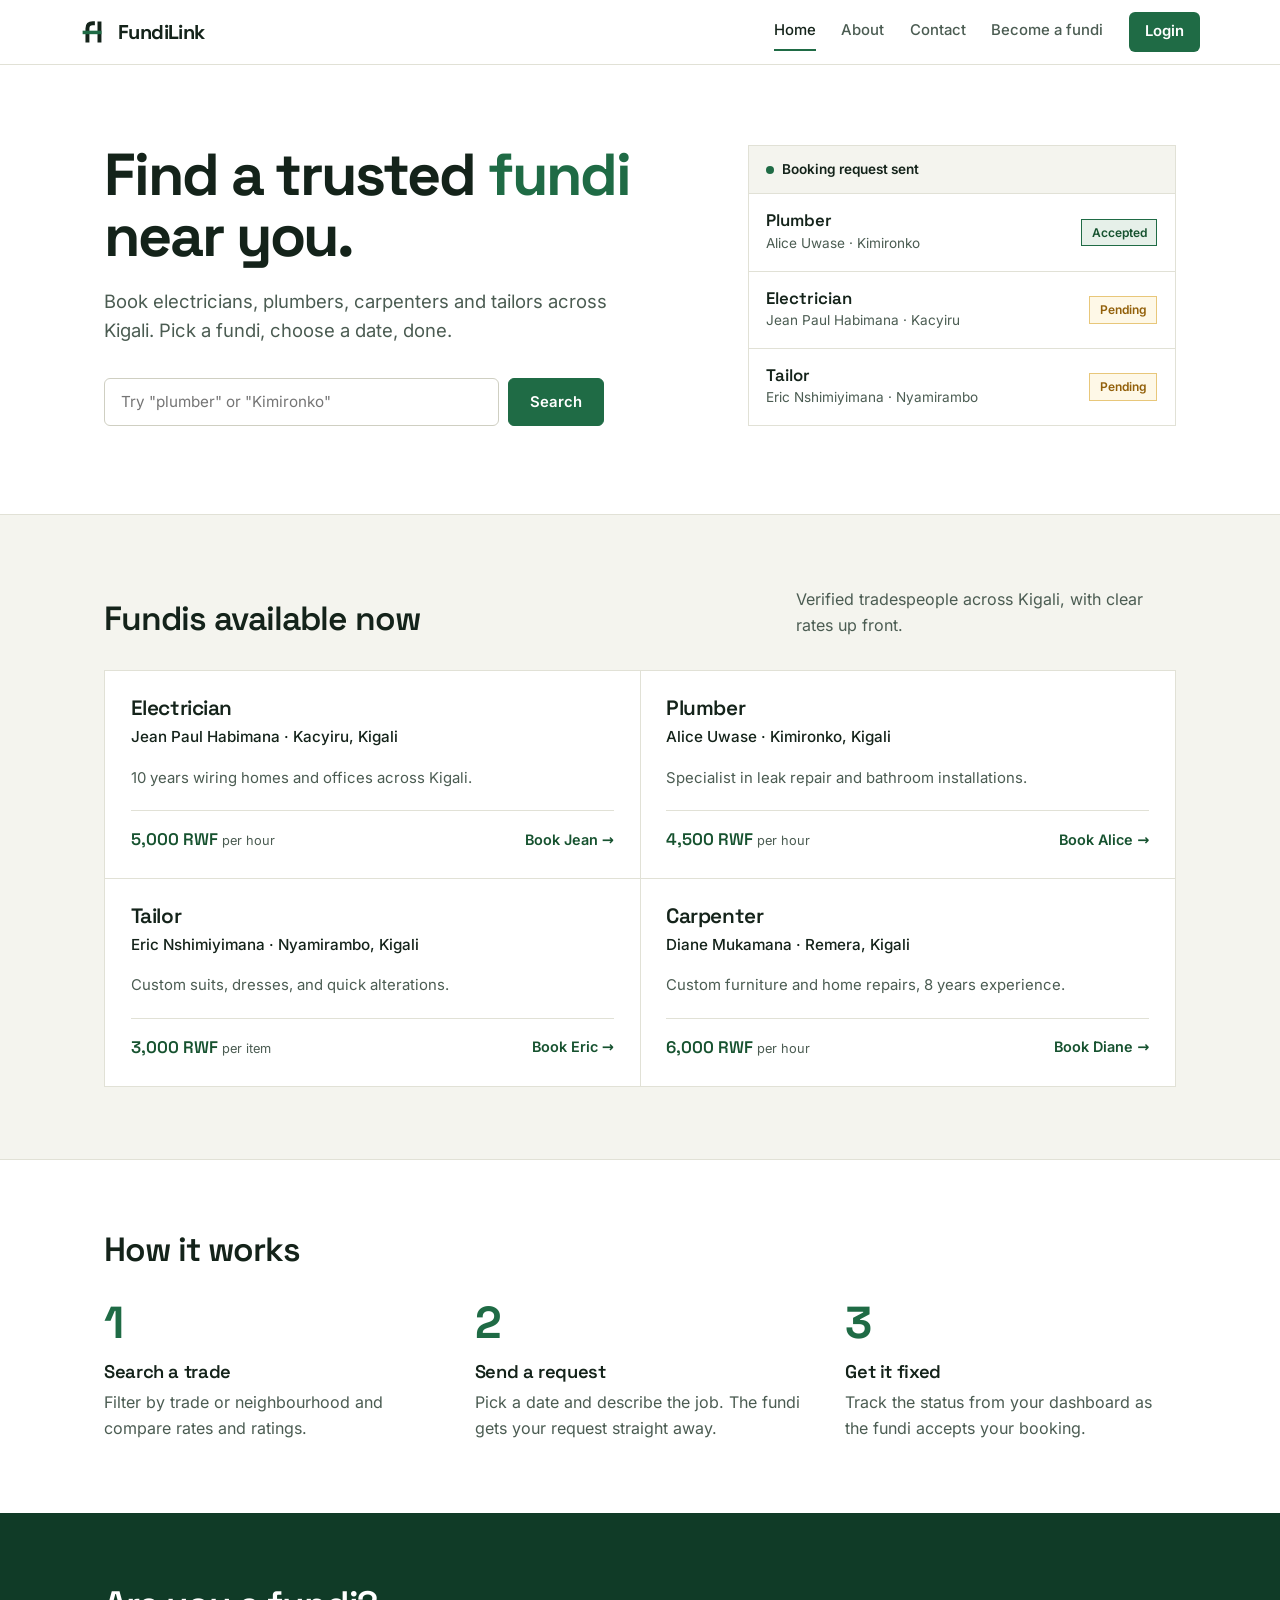
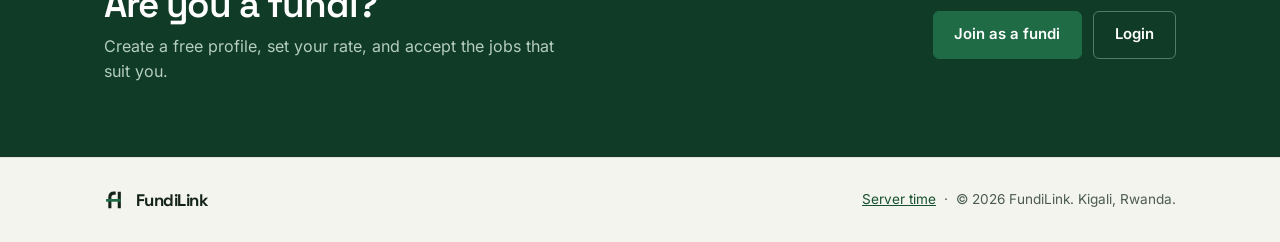
<file: index.html>
<!DOCTYPE html>
<html lang="en">
<head>
<meta charset="UTF-8">
<meta name="viewport" content="width=device-width, initial-scale=1.0">
<title>FundiLink - Find a trusted fundi</title>
<link rel="stylesheet" href="css/style.css">
<link rel="icon" type="image/svg+xml" href="favicon.svg">
<link rel="alternate icon" href="favicon.png">
</head>
<body>
<header>
  <div class="brand-row">
    <a href="index.html" class="logo"><svg class="logo-mark" viewBox="0 0 64 64" xmlns="http://www.w3.org/2000/svg" aria-hidden="true"><path class="mk-ink-stroke" d="M17 56 V24 Q17 12 29 12 H34" fill="none" stroke-width="9"/><rect class="mk-ink" x="40" y="8" width="9" height="48"/><rect class="mk-green" x="6" y="29" width="43" height="8"/></svg><span class="logo-word">FundiLink</span></a>
    <nav aria-label="Main navigation">
      <ul>
        <li><a href="index.html" data-page="index.html">Home</a></li>
        <li><a href="about.html" data-page="about.html">About</a></li>
        <li><a href="contact.html" data-page="contact.html">Contact</a></li>
        <li><a href="register.html" data-page="register.html">Become a fundi</a></li>
        <li id="account-nav-slot"><a href="login.html" data-page="login.html">Login</a></li>
      </ul>
    </nav>
  </div>
</header>

<div class="wrap">
  <section class="hero">
    <div>
      <h1>Find a trusted <span>fundi</span> near you.</h1>
      <p class="lede">Book electricians, plumbers, carpenters and tailors across Kigali. Pick a fundi, choose a date, done.</p>
      <form class="search-row" id="search-form">
        <label for="search-input" class="hidden">Search by trade or area</label>
        <input type="search" id="search-input" placeholder="Try &quot;plumber&quot; or &quot;Kimironko&quot;">
        <button type="submit">Search</button>
      </form>
    </div>
    <div class="preview" aria-hidden="true">
      <div class="preview-head">Booking request sent</div>
      <div class="preview-row">
        <div><p class="preview-trade">Plumber</p><p class="preview-meta">Alice Uwase &middot; Kimironko</p></div>
        <span class="status-pill accepted">accepted</span>
      </div>
      <div class="preview-row">
        <div><p class="preview-trade">Electrician</p><p class="preview-meta">Jean Paul Habimana &middot; Kacyiru</p></div>
        <span class="status-pill pending">pending</span>
      </div>
      <div class="preview-row">
        <div><p class="preview-trade">Tailor</p><p class="preview-meta">Eric Nshimiyimana &middot; Nyamirambo</p></div>
        <span class="status-pill pending">pending</span>
      </div>
    </div>
  </section>
</div>

<section class="band alt" id="fundis">
  <div class="wrap">
    <div class="band-head">
      <h2>Fundis available now</h2>
      <p>Verified tradespeople across Kigali, with clear rates up front.</p>
    </div>
    <div class="fundi-grid" id="category-grid" aria-live="polite">
      <p class="muted" style="padding:1.5rem;">Loading fundis...</p>
    </div>
  </div>
</section>

<section class="band">
  <div class="wrap">
    <div class="band-head"><h2>How it works</h2></div>
    <div class="steps">
      <div class="step"><div class="step-num">1</div><h3>Search a trade</h3><p>Filter by trade or neighbourhood and compare rates and ratings.</p></div>
      <div class="step"><div class="step-num">2</div><h3>Send a request</h3><p>Pick a date and describe the job. The fundi gets your request straight away.</p></div>
      <div class="step"><div class="step-num">3</div><h3>Get it fixed</h3><p>Track the status from your dashboard as the fundi accepts your booking.</p></div>
    </div>
  </div>
</section>

<section class="band dark">
  <div class="wrap cta">
    <div>
      <h2>Are you a fundi?</h2>
      <p>Create a free profile, set your rate, and accept the jobs that suit you.</p>
    </div>
    <div class="btn-row">
      <a class="btn" href="register.html">Join as a fundi</a>
      <a class="btn on-dark-ghost" href="login.html">Login</a>
    </div>
  </div>
</section>

<footer>
  <div class="footer-row">
    <a href="index.html" class="logo"><svg class="logo-mark" viewBox="0 0 64 64" xmlns="http://www.w3.org/2000/svg" aria-hidden="true"><path class="mk-ink-stroke" d="M17 56 V24 Q17 12 29 12 H34" fill="none" stroke-width="9"/><rect class="mk-ink" x="40" y="8" width="9" height="48"/><rect class="mk-green" x="6" y="29" width="43" height="8"/></svg><span class="logo-word">FundiLink</span></a>
    <p><a href="server-time.php">Server time</a> &nbsp;&middot;&nbsp; &copy; 2026 FundiLink. Kigali, Rwanda.</p>
  </div>
</footer>

<script src="js/seed-data.js"></script>
<script src="js/store.js"></script>
<script src="js/main.js"></script>
<script>
  let allFundis = [];

  async function renderFundis(filterText = '') {
    if (allFundis.length === 0) allFundis = await getFundis();
    const term = filterText.trim().toLowerCase();
    const list = term
      ? allFundis.filter((f) => (f.trade + ' ' + f.location + ' ' + f.name).toLowerCase().includes(term))
      : allFundis;
    const grid = document.getElementById('category-grid');
    if (list.length === 0) {
      grid.innerHTML = '<p class="empty">No fundis match that search. Try another trade or area.</p>';
      return;
    }
    const s = getSession();
    const bookHref = s && s.role === 'client' ? 'dashboard-client.html' : 'login.html';
    grid.innerHTML = list.map((f) => `
      <article class="fundi-item">
        <h3>${esc(f.trade)}</h3>
        <p class="who">${esc(f.name)}${f.location ? ' &middot; ' + esc(f.location) : ''}</p>
        <p class="bio">${esc(f.bio) || 'New on FundiLink.'}${f.availability ? ' <span class="avail">' + esc(f.availability) + '</span>' : ''}</p>
        <div class="fundi-foot">
          <span class="price">${priceLabel(f)}</span>
          <a class="book-link" href="${bookHref}">Book ${esc(f.name.split(' ')[0])} &rarr;</a>
        </div>
      </article>`).join('');
  }

  document.addEventListener('DOMContentLoaded', () => renderFundis());
  document.getElementById('search-form').addEventListener('submit', (e) => {
    e.preventDefault();
    renderFundis(document.getElementById('search-input').value);
    document.getElementById('fundis').scrollIntoView({ behavior: 'smooth' });
  });
</script>
</body>
</html>
</file>
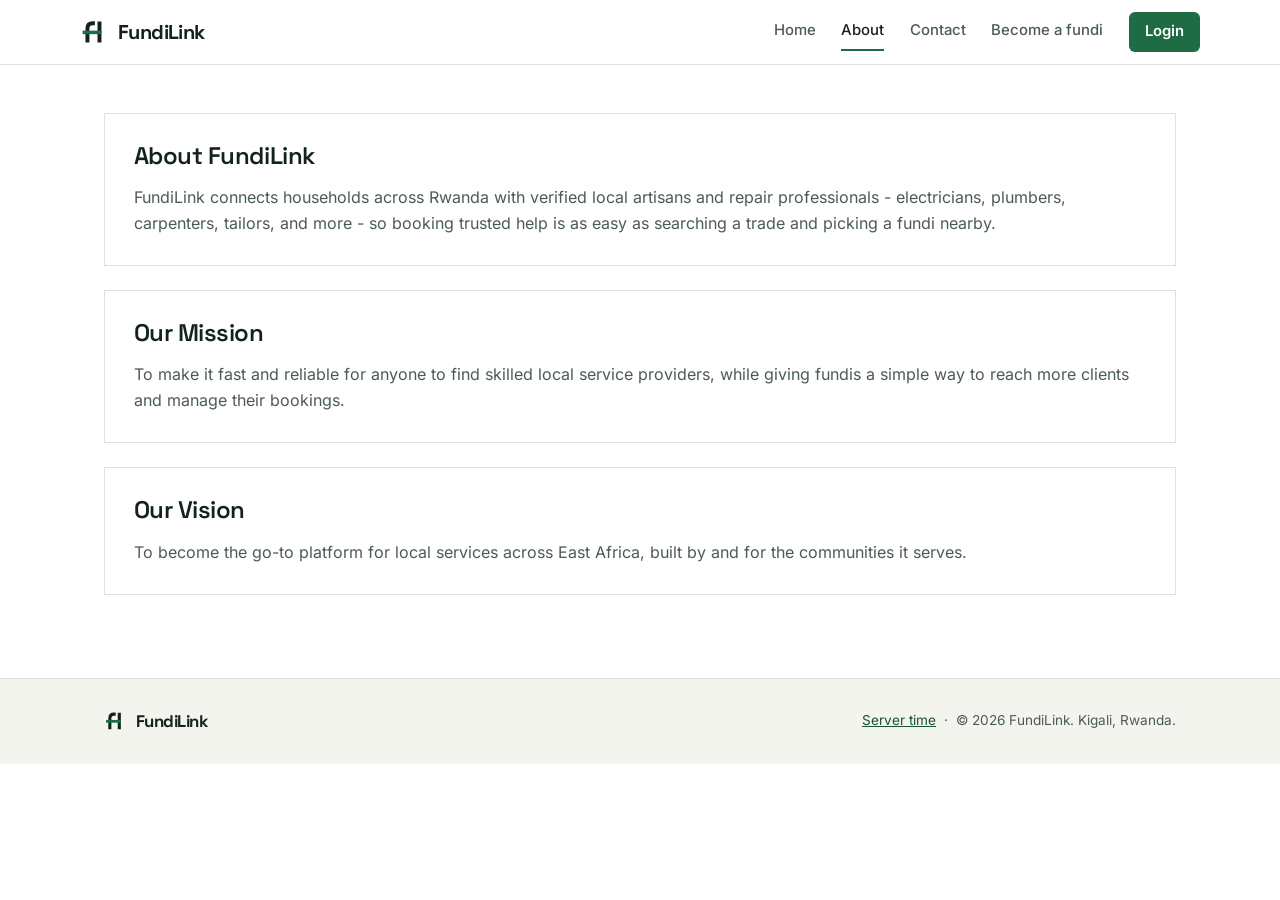
<file: about.html>
<!DOCTYPE html>
<html lang="en">
<head>
<meta charset="UTF-8">
<meta name="viewport" content="width=device-width, initial-scale=1.0">
<title>About - FundiLink</title>
<link rel="stylesheet" href="css/style.css">
<link rel="icon" type="image/svg+xml" href="favicon.svg">
<link rel="alternate icon" href="favicon.png">
</head>
<body>
<header>
  <div class="brand-row">
    <a href="index.html" class="logo"><svg class="logo-mark" viewBox="0 0 64 64" xmlns="http://www.w3.org/2000/svg" aria-hidden="true"><path class="mk-ink-stroke" d="M17 56 V24 Q17 12 29 12 H34" fill="none" stroke-width="9"/><rect class="mk-ink" x="40" y="8" width="9" height="48"/><rect class="mk-green" x="6" y="29" width="43" height="8"/></svg><span class="logo-word">FundiLink</span></a>
    <nav aria-label="Main navigation">
      <ul>
        <li><a href="index.html" data-page="index.html">Home</a></li>
        <li><a href="about.html" data-page="about.html">About</a></li>
        <li><a href="contact.html" data-page="contact.html">Contact</a></li>
        <li><a href="register.html" data-page="register.html">Become a fundi</a></li>
        <li id="account-nav-slot"><a href="login.html" data-page="login.html">Login</a></li>
      </ul>
    </nav>
  </div>
</header>

<main>
  <article class="card" style="margin-bottom:1.5rem;">
    <h2>About FundiLink</h2>
    <p>FundiLink connects households across Rwanda with verified local artisans and repair professionals - electricians, plumbers, carpenters, tailors, and more - so booking trusted help is as easy as searching a trade and picking a fundi nearby.</p>
  </article>
  <article class="card" style="margin-bottom:1.5rem;">
    <h2>Our Mission</h2>
    <p>To make it fast and reliable for anyone to find skilled local service providers, while giving fundis a simple way to reach more clients and manage their bookings.</p>
  </article>
  <article class="card">
    <h2>Our Vision</h2>
    <p>To become the go-to platform for local services across East Africa, built by and for the communities it serves.</p>
  </article>
</main>

<footer>
  <div class="footer-row">
    <a href="index.html" class="logo"><svg class="logo-mark" viewBox="0 0 64 64" xmlns="http://www.w3.org/2000/svg" aria-hidden="true"><path class="mk-ink-stroke" d="M17 56 V24 Q17 12 29 12 H34" fill="none" stroke-width="9"/><rect class="mk-ink" x="40" y="8" width="9" height="48"/><rect class="mk-green" x="6" y="29" width="43" height="8"/></svg><span class="logo-word">FundiLink</span></a>
    <p><a href="server-time.php">Server time</a> &nbsp;&middot;&nbsp; &copy; 2026 FundiLink. Kigali, Rwanda.</p>
  </div>
</footer>

<script src="js/seed-data.js"></script>
<script src="js/store.js"></script>
<script src="js/main.js"></script>
</body>
</html>
</file>
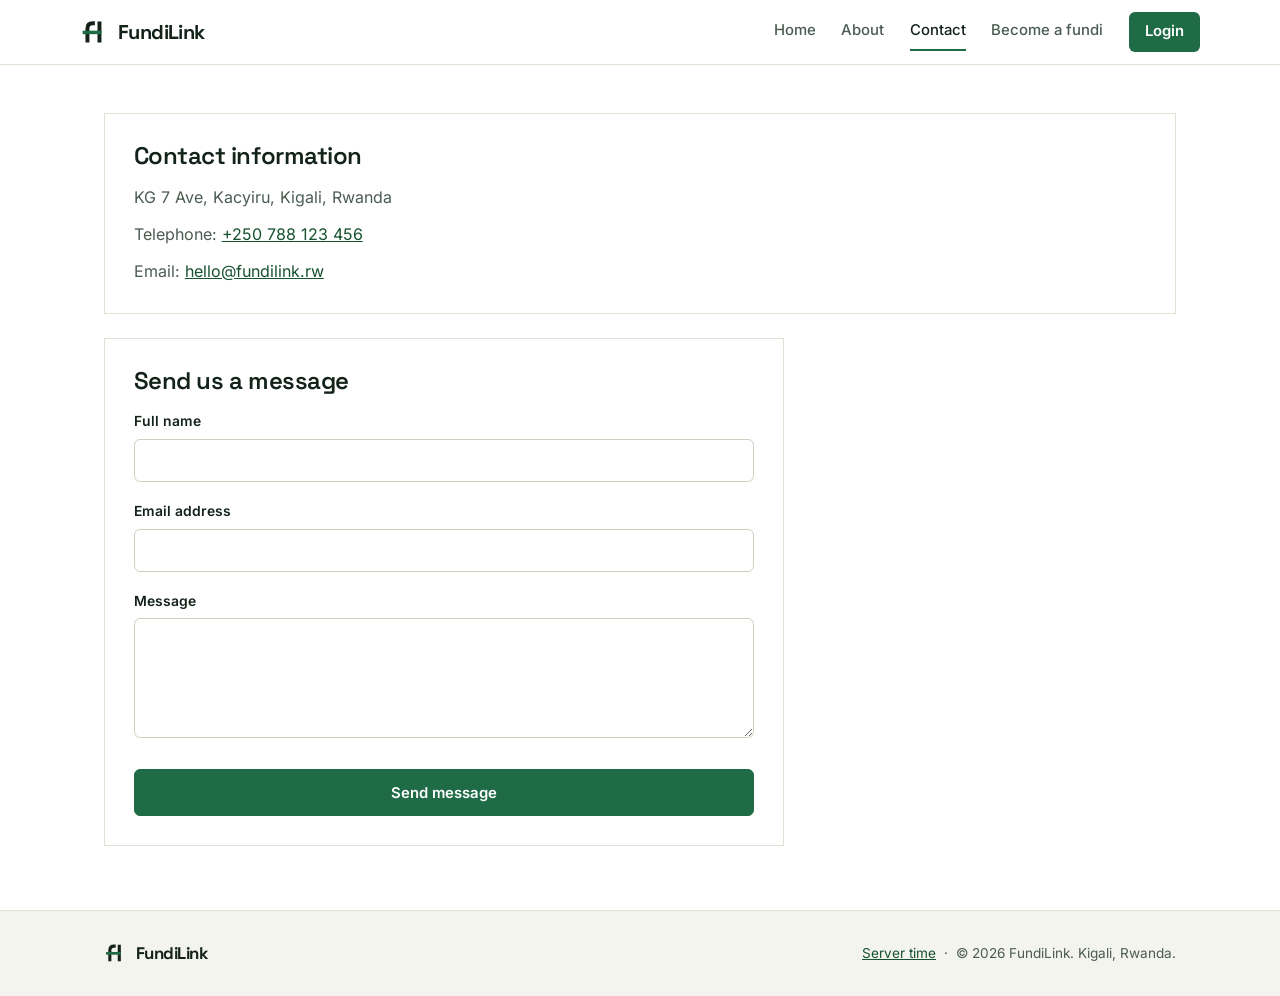
<file: contact.html>
<!DOCTYPE html>
<html lang="en">
<head>
<meta charset="UTF-8">
<meta name="viewport" content="width=device-width, initial-scale=1.0">
<title>Contact - FundiLink</title>
<link rel="stylesheet" href="css/style.css">
<link rel="icon" type="image/svg+xml" href="favicon.svg">
<link rel="alternate icon" href="favicon.png">
</head>
<body>
<header>
  <div class="brand-row">
    <a href="index.html" class="logo"><svg class="logo-mark" viewBox="0 0 64 64" xmlns="http://www.w3.org/2000/svg" aria-hidden="true"><path class="mk-ink-stroke" d="M17 56 V24 Q17 12 29 12 H34" fill="none" stroke-width="9"/><rect class="mk-ink" x="40" y="8" width="9" height="48"/><rect class="mk-green" x="6" y="29" width="43" height="8"/></svg><span class="logo-word">FundiLink</span></a>
    <nav aria-label="Main navigation">
      <ul>
        <li><a href="index.html" data-page="index.html">Home</a></li>
        <li><a href="about.html" data-page="about.html">About</a></li>
        <li><a href="contact.html" data-page="contact.html">Contact</a></li>
        <li><a href="register.html" data-page="register.html">Become a fundi</a></li>
        <li id="account-nav-slot"><a href="login.html" data-page="login.html">Login</a></li>
      </ul>
    </nav>
  </div>
</header>

<main>
  <section class="card" style="margin-bottom:1.5rem;">
    <h2>Contact information</h2>
    <address>KG 7 Ave, Kacyiru, Kigali, Rwanda</address>
    <p>Telephone: <a href="tel:+250788123456">+250 788 123 456</a></p>
    <p>Email: <a href="mailto:hello@fundilink.rw">hello@fundilink.rw</a></p>
  </section>

  <!-- Form 1: validation is done entirely with HTML5 attributes
       (required, minlength, type="email") - the browser blocks
       submission and shows its own messages until every rule passes. -->
  <form class="card" id="contact-form">
    <h2>Send us a message</h2>

    <div class="form-field">
      <label for="c-name">Full name</label>
      <input type="text" id="c-name" name="name" minlength="2" required>
    </div>

    <div class="form-field">
      <label for="c-email">Email address</label>
      <input type="email" id="c-email" name="email" required>
    </div>

    <div class="form-field">
      <label for="c-message">Message</label>
      <textarea id="c-message" name="message" rows="5" minlength="10" required></textarea>
    </div>

    <button type="submit">Send message</button>
    <div class="status-msg hidden" id="contact-status"></div>
  </form>
</main>

<footer>
  <div class="footer-row">
    <a href="index.html" class="logo"><svg class="logo-mark" viewBox="0 0 64 64" xmlns="http://www.w3.org/2000/svg" aria-hidden="true"><path class="mk-ink-stroke" d="M17 56 V24 Q17 12 29 12 H34" fill="none" stroke-width="9"/><rect class="mk-ink" x="40" y="8" width="9" height="48"/><rect class="mk-green" x="6" y="29" width="43" height="8"/></svg><span class="logo-word">FundiLink</span></a>
    <p><a href="server-time.php">Server time</a> &nbsp;&middot;&nbsp; &copy; 2026 FundiLink. Kigali, Rwanda.</p>
  </div>
</footer>

<script src="js/seed-data.js"></script>
<script src="js/store.js"></script>
<script src="js/main.js"></script>
<script>
  // The form only reaches this listener once HTML5 validation has
  // already passed, so no manual field checks are needed here.
  document.getElementById('contact-form').addEventListener('submit', (e) => {
    e.preventDefault();
    const name = document.getElementById('c-name').value.trim();
    const status = document.getElementById('contact-status');
    status.textContent = `Thanks ${name}, your message has been received. We will reply by email shortly.`;
    status.className = 'status-msg success';
    e.target.reset();
  });
</script>
</body>
</html>
</file>
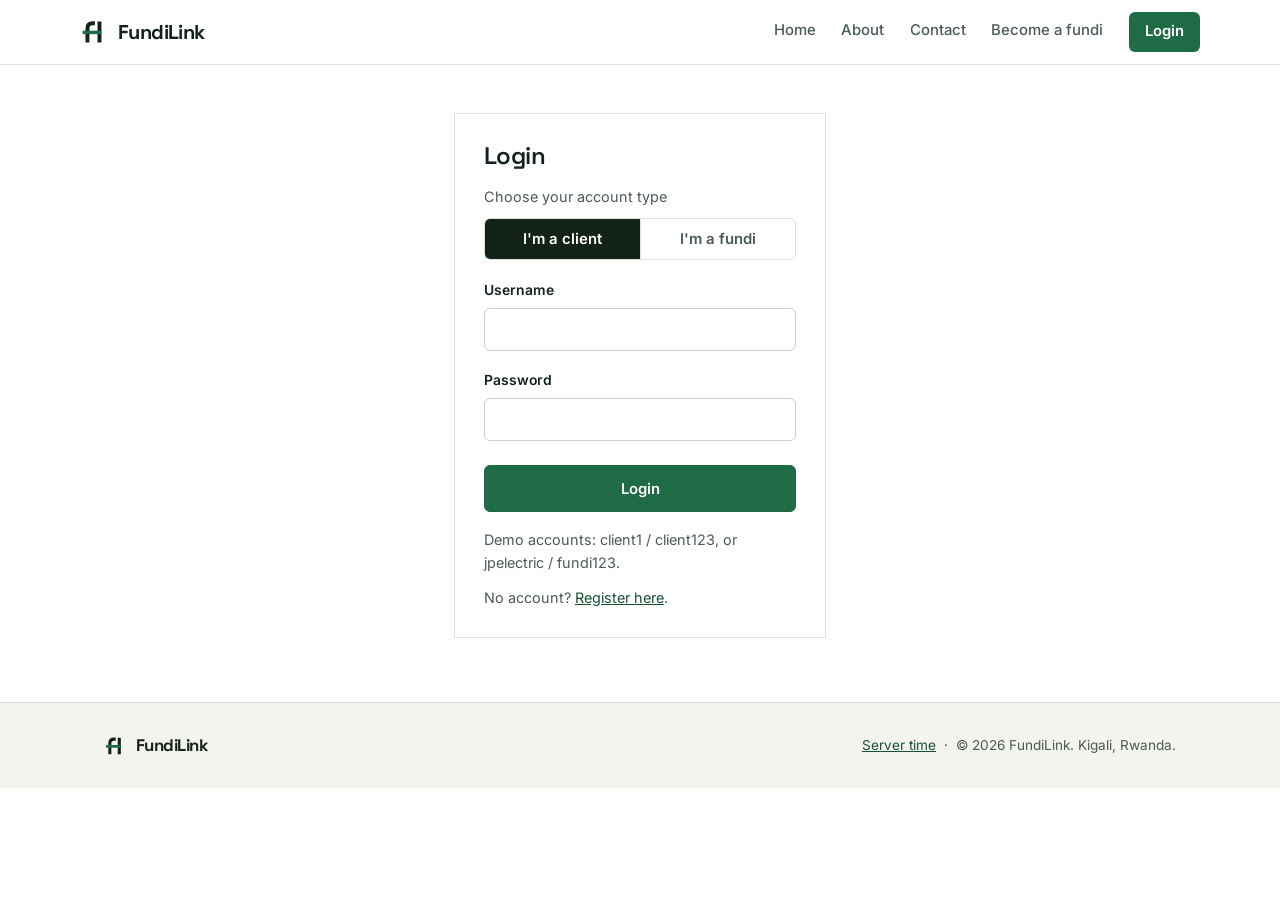
<file: dashboard-client.html>
<!DOCTYPE html>
<html lang="en">
<head>
<meta charset="UTF-8">
<meta name="viewport" content="width=device-width, initial-scale=1.0">
<title>Client Dashboard - FundiLink</title>
<link rel="stylesheet" href="css/style.css">
<link rel="icon" type="image/svg+xml" href="favicon.svg">
<link rel="alternate icon" href="favicon.png">
</head>
<body>
<header>
  <div class="brand-row">
    <a href="index.html" class="logo"><svg class="logo-mark" viewBox="0 0 64 64" xmlns="http://www.w3.org/2000/svg" aria-hidden="true"><path class="mk-ink-stroke" d="M17 56 V24 Q17 12 29 12 H34" fill="none" stroke-width="9"/><rect class="mk-ink" x="40" y="8" width="9" height="48"/><rect class="mk-green" x="6" y="29" width="43" height="8"/></svg><span class="logo-word">FundiLink</span></a>
    <nav aria-label="Main navigation">
      <ul>
        <li><a href="index.html" data-page="index.html">Home</a></li>
        <li><a href="about.html" data-page="about.html">About</a></li>
        <li><a href="contact.html" data-page="contact.html">Contact</a></li>
        <li id="account-nav-slot"><a href="login.html" data-page="login.html">Login</a></li>
      </ul>
    </nav>
  </div>
</header>

<main>
  <section class="dash-head">
    <h1 id="welcome-heading">Welcome back</h1>
    <p>Book a fundi or check the status of your requests below.</p>
  </section>

  <!-- Form 2: validation is done entirely with HTML5 attributes
       (required on the select/date/textarea, plus a min date set
       from today so past dates are rejected by the browser itself). -->
  <form class="card" id="booking-form">
    <h2>Request a booking</h2>

    <div class="form-field">
      <label for="b-fundi">Choose a fundi</label>
      <select id="b-fundi" required>
        <option value="">Loading fundis...</option>
      </select>
    </div>

    <div class="form-field">
      <label for="b-date">Preferred date</label>
      <input type="date" id="b-date" required>
    </div>

    <div class="form-field">
      <label for="b-description">Describe the job</label>
      <textarea id="b-description" rows="4" minlength="10" required></textarea>
    </div>

    <button type="submit">Send booking request</button>
    <div class="status-msg hidden" id="booking-status"></div>
  </form>

  <h2 class="section-title">My bookings</h2>
  <div id="my-bookings"><p class="muted">Loading your bookings...</p></div>
</main>

<footer>
  <div class="footer-row">
    <a href="index.html" class="logo"><svg class="logo-mark" viewBox="0 0 64 64" xmlns="http://www.w3.org/2000/svg" aria-hidden="true"><path class="mk-ink-stroke" d="M17 56 V24 Q17 12 29 12 H34" fill="none" stroke-width="9"/><rect class="mk-ink" x="40" y="8" width="9" height="48"/><rect class="mk-green" x="6" y="29" width="43" height="8"/></svg><span class="logo-word">FundiLink</span></a>
    <p><a href="server-time.php">Server time</a> &nbsp;&middot;&nbsp; &copy; 2026 FundiLink. Kigali, Rwanda.</p>
  </div>
</footer>

<script src="js/seed-data.js"></script>
<script src="js/store.js"></script>
<script src="js/main.js"></script>
<script>
  const session = requireRole('client');
  let fundis = [];

  async function init() {
    if (!session) return;
    document.getElementById('welcome-heading').textContent = `Welcome back, ${session.name}`;
    fundis = await getFundis();
    document.getElementById('b-fundi').innerHTML = '<option value="">Select a fundi</option>' +
      fundis.map((f) => `<option value="${esc(f.username)}">${esc(f.name)} - ${esc(f.trade)}${f.location ? ' (' + esc(f.location) + ')' : ''}</option>`).join('');
    // HTML5 min attribute: the date picker itself refuses past dates.
    document.getElementById('b-date').min = new Date().toISOString().split('T')[0];
    await renderMyBookings();
  }

  async function renderMyBookings() {
    const mine = (await loadAllBookings()).filter((b) => b.clientUsername === session.username).reverse();
    const box = document.getElementById('my-bookings');
    if (mine.length === 0) { box.innerHTML = '<p class="muted" style="padding:1.2rem 0;">No booking requests yet. Send your first one above.</p>'; return; }
    box.innerHTML = mine.map((b) => {
      const f = fundis.find((x) => x.username === b.fundiUsername);
      return `<div class="booking-item">
        <div><strong>${esc(b.category)}</strong> with ${esc(f ? f.name : b.fundiUsername)} on ${esc(b.date)}
        <p class="muted" style="margin-top:2px;">${esc(b.description)}</p></div>
        ${renderStatusPill(b.status)}</div>`;
    }).join('');
  }

  document.getElementById('booking-form').addEventListener('submit', async (e) => {
    e.preventDefault(); // HTML5 validation has already passed
    const sel = document.getElementById('b-fundi');
    const status = document.getElementById('booking-status');
    const f = fundis.find((x) => x.username === sel.value);
    const r = await addBooking({
      clientUsername: session.username, fundiUsername: sel.value, category: f ? f.trade : 'General',
      date: document.getElementById('b-date').value, description: document.getElementById('b-description').value.trim(),
    });
    status.textContent = r.ok ? 'Booking request sent. The fundi will accept or decline it soon.' : (r.message || 'Could not send the request.');
    status.className = 'status-msg ' + (r.ok ? 'success' : 'error');
    if (r.ok) { e.target.reset(); await renderMyBookings(); }
  });

  init();
</script>
</body>
</html>
</file>
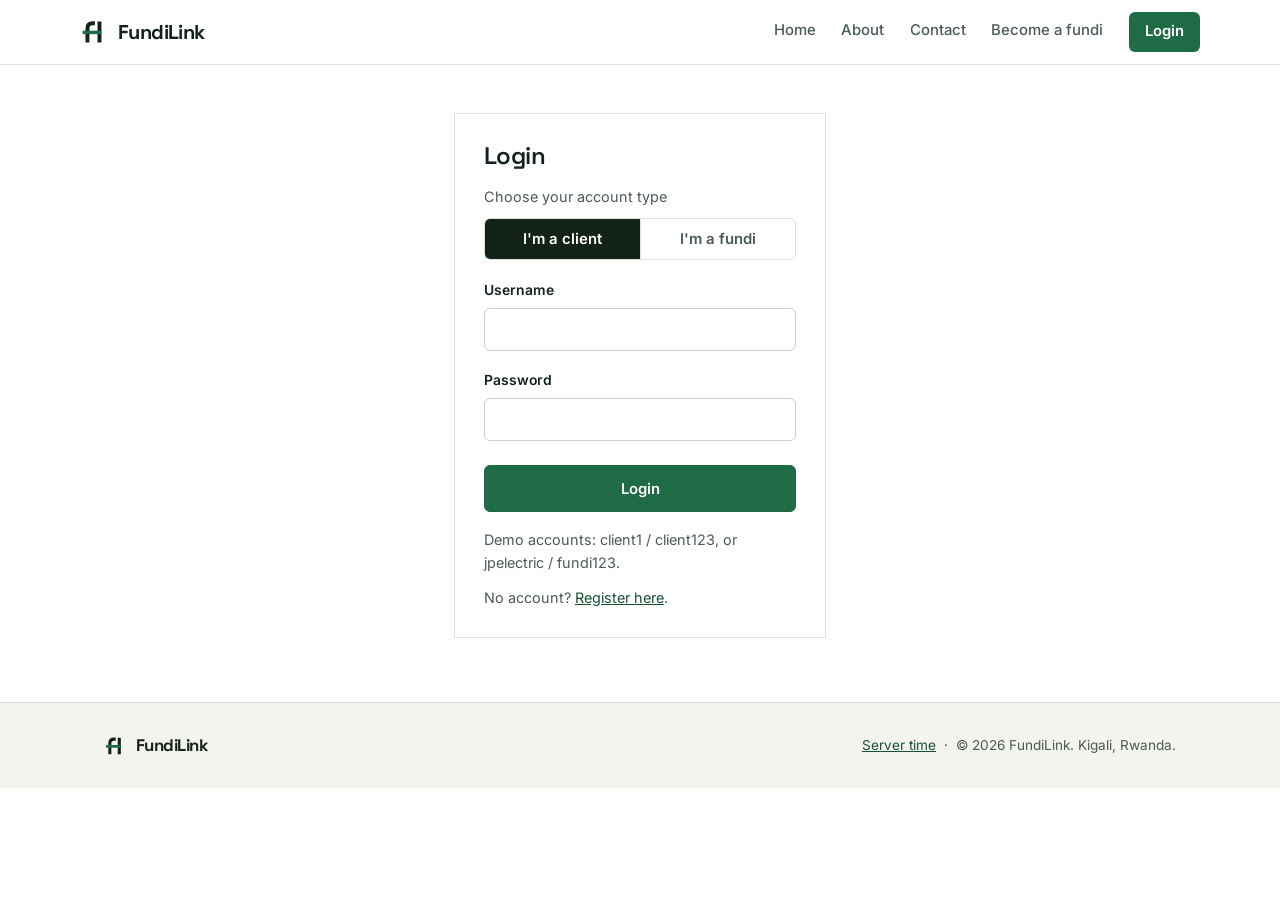
<file: dashboard-fundi.html>
<!DOCTYPE html>
<html lang="en">
<head>
<meta charset="UTF-8">
<meta name="viewport" content="width=device-width, initial-scale=1.0">
<title>Fundi Dashboard - FundiLink</title>
<link rel="stylesheet" href="css/style.css">
<link rel="icon" type="image/svg+xml" href="favicon.svg">
<link rel="alternate icon" href="favicon.png">
</head>
<body>
<header>
  <div class="brand-row">
    <a href="index.html" class="logo"><svg class="logo-mark" viewBox="0 0 64 64" xmlns="http://www.w3.org/2000/svg" aria-hidden="true"><path class="mk-ink-stroke" d="M17 56 V24 Q17 12 29 12 H34" fill="none" stroke-width="9"/><rect class="mk-ink" x="40" y="8" width="9" height="48"/><rect class="mk-green" x="6" y="29" width="43" height="8"/></svg><span class="logo-word">FundiLink</span></a>
    <nav aria-label="Main navigation">
      <ul>
        <li><a href="index.html" data-page="index.html">Home</a></li>
        <li><a href="about.html" data-page="about.html">About</a></li>
        <li><a href="contact.html" data-page="contact.html">Contact</a></li>
        <li id="account-nav-slot"><a href="login.html" data-page="login.html">Login</a></li>
      </ul>
    </nav>
  </div>
</header>

<main>
  <section class="dash-head">
    <h1 id="welcome-heading">Welcome back</h1>
    <p>Review incoming booking requests and keep your profile up to date.</p>
  </section>

  <h2 class="section-title">Incoming booking requests</h2>
  <div id="incoming-bookings"><p class="muted">Loading requests...</p></div>

  <!-- Form 3: validation is done entirely with HTML5 attributes
       (min/step on the number input, required on the select and
       textarea, minlength on the bio). -->
  <form class="card" id="profile-form" style="margin-top:1.8rem;">
    <h2>Update my profile</h2>

    <div class="form-field">
      <label for="p-rate">Rate (RWF)</label>
      <input type="number" id="p-rate" min="500" step="100" required>
    </div>

    <div class="form-field">
      <label for="p-availability">Availability</label>
      <select id="p-availability" required>
        <option value="">Select availability</option>
        <option value="Available today">Available today</option>
        <option value="Available this week">Available this week</option>
        <option value="Fully booked">Fully booked</option>
      </select>
    </div>

    <div class="form-field">
      <label for="p-bio">Short bio</label>
      <textarea id="p-bio" rows="4" minlength="10" required></textarea>
    </div>

    <button type="submit">Save profile</button>
    <div class="status-msg hidden" id="profile-status"></div>
  </form>
</main>

<footer>
  <div class="footer-row">
    <a href="index.html" class="logo"><svg class="logo-mark" viewBox="0 0 64 64" xmlns="http://www.w3.org/2000/svg" aria-hidden="true"><path class="mk-ink-stroke" d="M17 56 V24 Q17 12 29 12 H34" fill="none" stroke-width="9"/><rect class="mk-ink" x="40" y="8" width="9" height="48"/><rect class="mk-green" x="6" y="29" width="43" height="8"/></svg><span class="logo-word">FundiLink</span></a>
    <p><a href="server-time.php">Server time</a> &nbsp;&middot;&nbsp; &copy; 2026 FundiLink. Kigali, Rwanda.</p>
  </div>
</footer>

<script src="js/seed-data.js"></script>
<script src="js/store.js"></script>
<script src="js/main.js"></script>
<script>
  const session = requireRole('fundi');

  async function init() {
    if (!session) return;
    document.getElementById('welcome-heading').textContent = `Welcome back, ${session.name}`;
    const me = (await getFundis()).find((f) => f.username === session.username);
    if (me) {
      if (me.rate) document.getElementById('p-rate').value = me.rate;
      if (me.availability) document.getElementById('p-availability').value = me.availability;
      if (me.bio) document.getElementById('p-bio').value = me.bio;
    }
    await renderIncoming();
  }

  async function renderIncoming() {
    const mine = (await loadAllBookings()).filter((b) => b.fundiUsername === session.username).reverse();
    const box = document.getElementById('incoming-bookings');
    if (mine.length === 0) { box.innerHTML = '<p class="muted" style="padding:1.2rem 0;">No booking requests yet. Complete your profile so clients can find you.</p>'; return; }
    box.innerHTML = mine.map((b) => `
      <div class="booking-item">
        <div><strong>${esc(b.category)}</strong> requested for ${esc(b.date)}
        <p class="muted" style="margin-top:2px;">${esc(b.description)}</p></div>
        <div style="display:flex; align-items:center; gap:0.6rem;">
          ${renderStatusPill(b.status)}
          ${b.status === 'pending' ? `<span class="booking-actions">
            <button type="button" class="accept-btn" data-id="${esc(b.id)}">Accept</button>
            <button type="button" class="decline-btn" data-id="${esc(b.id)}">Decline</button></span>` : ''}
        </div>
      </div>`).join('');
    box.querySelectorAll('.accept-btn').forEach((btn) => btn.addEventListener('click', async () => { await setBookingStatus(btn.dataset.id, 'accepted'); renderIncoming(); }));
    box.querySelectorAll('.decline-btn').forEach((btn) => btn.addEventListener('click', async () => { await setBookingStatus(btn.dataset.id, 'declined'); renderIncoming(); }));
  }

  document.getElementById('profile-form').addEventListener('submit', async (e) => {
    e.preventDefault(); // HTML5 validation has already passed
    const status = document.getElementById('profile-status');
    const r = await saveProfile(session.username, {
      rate: Number(document.getElementById('p-rate').value),
      availability: document.getElementById('p-availability').value,
      bio: document.getElementById('p-bio').value.trim(),
    });
    status.textContent = r.ok ? 'Profile saved. Clients now see your updated rate and availability.' : (r.message || 'Could not save.');
    status.className = 'status-msg ' + (r.ok ? 'success' : 'error');
  });

  init();
</script>
</body>
</html>
</file>
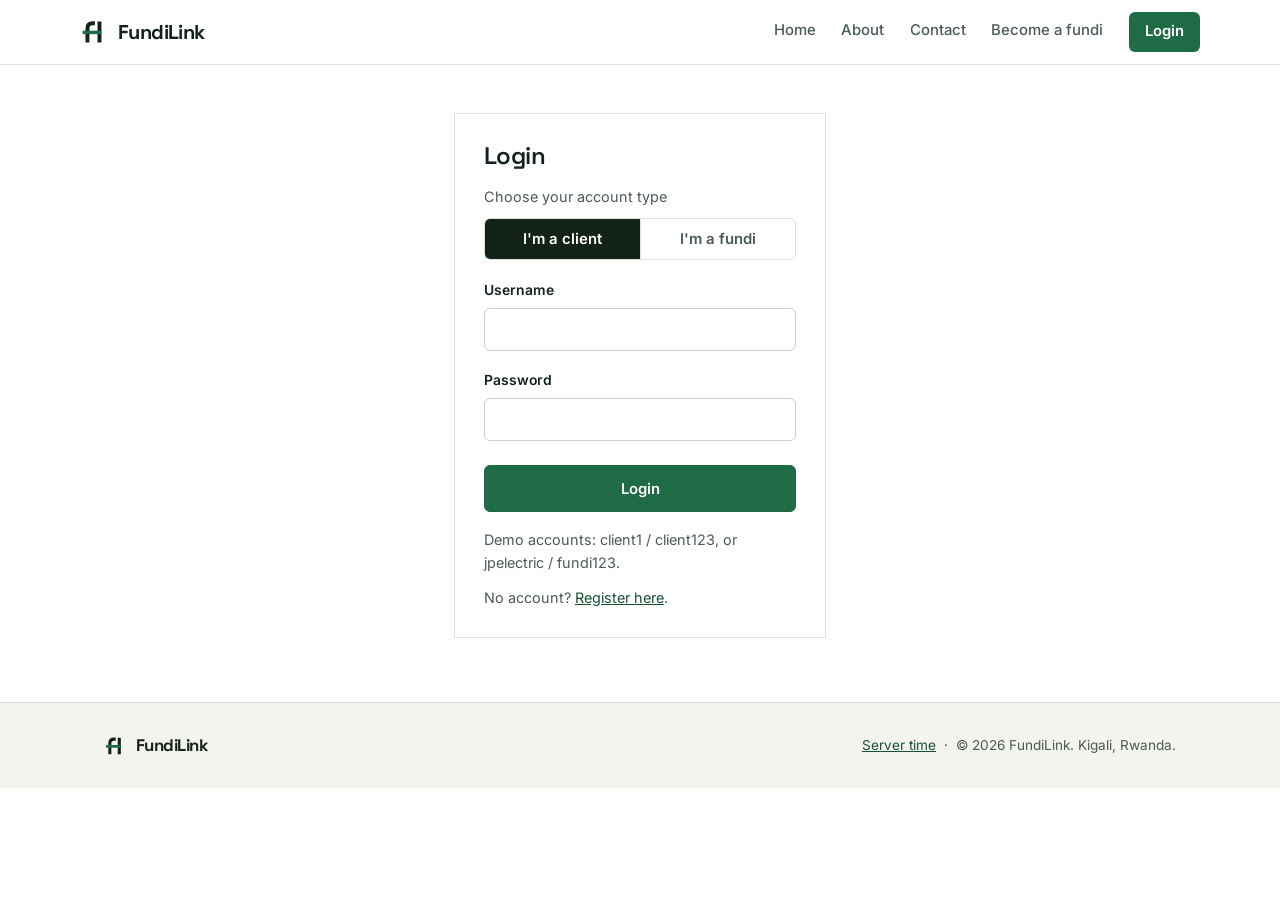
<file: login.html>
<!DOCTYPE html>
<html lang="en">
<head>
<meta charset="UTF-8">
<meta name="viewport" content="width=device-width, initial-scale=1.0">
<title>Login - FundiLink</title>
<link rel="stylesheet" href="css/style.css">
<link rel="icon" type="image/svg+xml" href="favicon.svg">
<link rel="alternate icon" href="favicon.png">
</head>
<body>
<header>
  <div class="brand-row">
    <a href="index.html" class="logo"><svg class="logo-mark" viewBox="0 0 64 64" xmlns="http://www.w3.org/2000/svg" aria-hidden="true"><path class="mk-ink-stroke" d="M17 56 V24 Q17 12 29 12 H34" fill="none" stroke-width="9"/><rect class="mk-ink" x="40" y="8" width="9" height="48"/><rect class="mk-green" x="6" y="29" width="43" height="8"/></svg><span class="logo-word">FundiLink</span></a>
    <nav aria-label="Main navigation">
      <ul>
        <li><a href="index.html" data-page="index.html">Home</a></li>
        <li><a href="about.html" data-page="about.html">About</a></li>
        <li><a href="contact.html" data-page="contact.html">Contact</a></li>
        <li><a href="register.html" data-page="register.html">Become a fundi</a></li>
        <li id="account-nav-slot"><a href="login.html" data-page="login.html">Login</a></li>
      </ul>
    </nav>
  </div>
</header>

<main style="max-width:420px;">
  <!-- Required fields use plain HTML5 validation; matching the
       username/password against the account list is authentication
       logic (not a format check), so that part stays in JavaScript. -->
  <form class="card" id="login-form">
    <h2>Login</h2>
    <p class="muted" style="margin-bottom:0.6rem;">Choose your account type</p>
    <div class="role-toggle">
      <button type="button" class="role-btn active" data-role="client">I'm a client</button>
      <button type="button" class="role-btn" data-role="fundi">I'm a fundi</button>
    </div>
    <input type="hidden" id="login-role" value="client">

    <div class="form-field">
      <label for="login-username">Username</label>
      <input type="text" id="login-username" minlength="3" required>
    </div>

    <div class="form-field">
      <label for="login-password">Password</label>
      <input type="password" id="login-password" minlength="6" required>
    </div>

    <button type="submit">Login</button>
    <div class="status-msg hidden" id="login-status"></div>
    <p class="muted" style="margin-top:1rem;">Demo accounts: client1 / client123, or jpelectric / fundi123.</p>
    <p class="muted">No account? <a href="register.html">Register here</a>.</p>
  </form>
</main>

<footer>
  <div class="footer-row">
    <a href="index.html" class="logo"><svg class="logo-mark" viewBox="0 0 64 64" xmlns="http://www.w3.org/2000/svg" aria-hidden="true"><path class="mk-ink-stroke" d="M17 56 V24 Q17 12 29 12 H34" fill="none" stroke-width="9"/><rect class="mk-ink" x="40" y="8" width="9" height="48"/><rect class="mk-green" x="6" y="29" width="43" height="8"/></svg><span class="logo-word">FundiLink</span></a>
    <p><a href="server-time.php">Server time</a> &nbsp;&middot;&nbsp; &copy; 2026 FundiLink. Kigali, Rwanda.</p>
  </div>
</footer>

<script src="js/seed-data.js"></script>
<script src="js/store.js"></script>
<script src="js/main.js"></script>
<script>
  document.querySelectorAll('.role-btn').forEach((btn) => {
    btn.addEventListener('click', () => {
      document.querySelectorAll('.role-btn').forEach((b) => b.classList.remove('active'));
      btn.classList.add('active');
      document.getElementById('login-role').value = btn.dataset.role;
    });
  });

  document.getElementById('login-form').addEventListener('submit', async (e) => {
    e.preventDefault();
    const status = document.getElementById('login-status');
    const role = document.getElementById('login-role').value;
    const btn = e.target.querySelector('button[type="submit"]');
    btn.disabled = true;
    const result = await handleLogin(document.getElementById('login-username').value.trim(), document.getElementById('login-password').value, role);
    btn.disabled = false;
    if (!result.ok) {
      status.textContent = result.message;
      status.className = 'status-msg error';
      return;
    }
    status.textContent = `Welcome back, ${result.user.name}. Opening your dashboard...`;
    status.className = 'status-msg success';
    window.location.href = role === 'client' ? 'dashboard-client.html' : 'dashboard-fundi.html';
  });
</script>
</body>
</html>
</file>
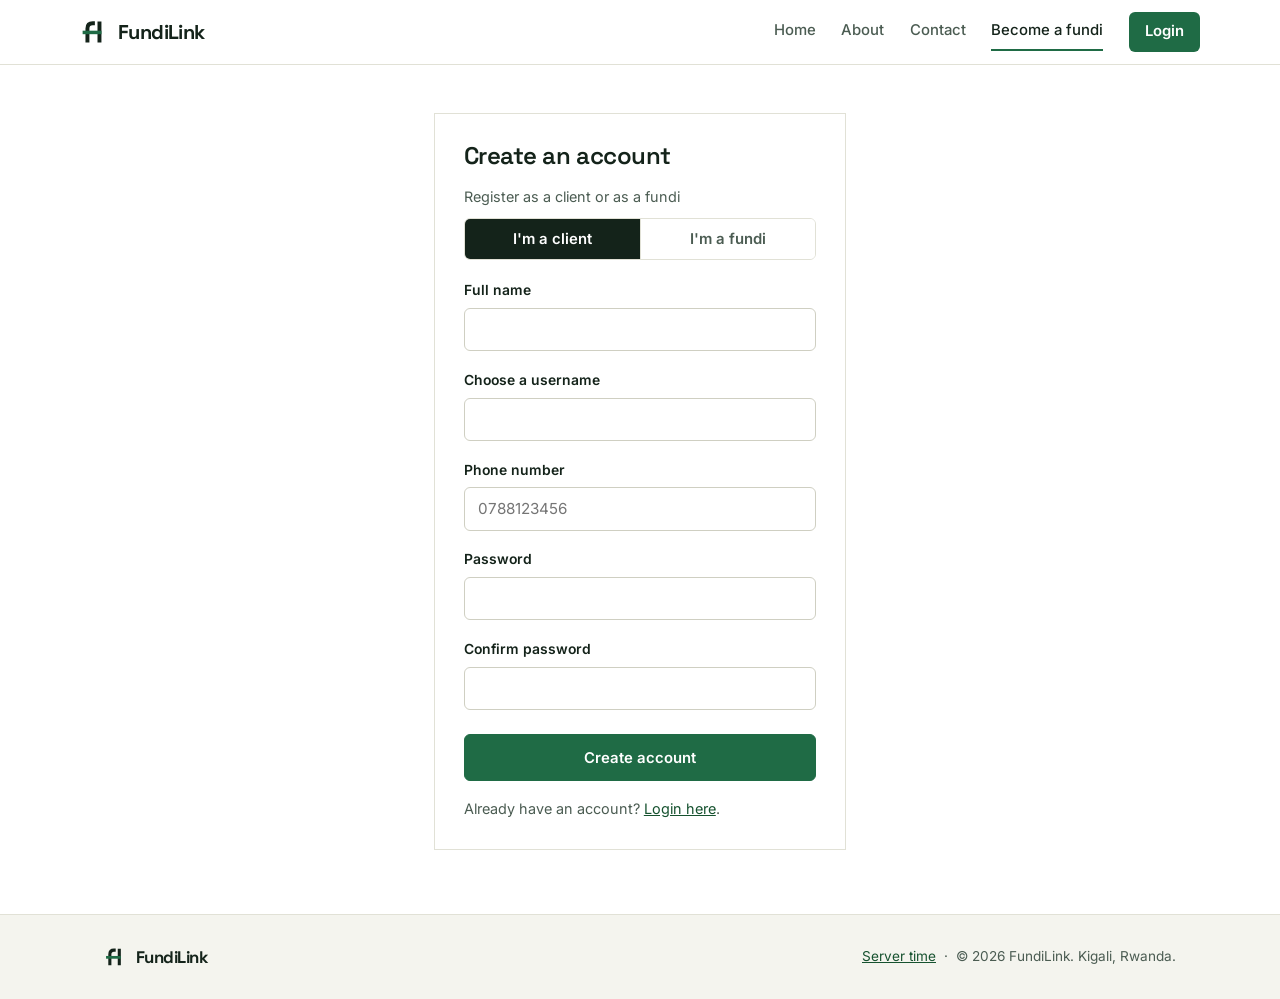
<file: register.html>
<!DOCTYPE html>
<html lang="en">
<head>
<meta charset="UTF-8">
<meta name="viewport" content="width=device-width, initial-scale=1.0">
<title>Register - FundiLink</title>
<link rel="stylesheet" href="css/style.css">
<link rel="icon" type="image/svg+xml" href="favicon.svg">
<link rel="alternate icon" href="favicon.png">
</head>
<body>
<header>
  <div class="brand-row">
    <a href="index.html" class="logo"><svg class="logo-mark" viewBox="0 0 64 64" xmlns="http://www.w3.org/2000/svg" aria-hidden="true"><path class="mk-ink-stroke" d="M17 56 V24 Q17 12 29 12 H34" fill="none" stroke-width="9"/><rect class="mk-ink" x="40" y="8" width="9" height="48"/><rect class="mk-green" x="6" y="29" width="43" height="8"/></svg><span class="logo-word">FundiLink</span></a>
    <nav aria-label="Main navigation">
      <ul>
        <li><a href="index.html" data-page="index.html">Home</a></li>
        <li><a href="about.html" data-page="about.html">About</a></li>
        <li><a href="contact.html" data-page="contact.html">Contact</a></li>
        <li><a href="register.html" data-page="register.html">Become a fundi</a></li>
        <li id="account-nav-slot"><a href="login.html" data-page="login.html">Login</a></li>
      </ul>
    </nav>
  </div>
</header>

<main style="max-width:460px;">
  <!-- Registration form: field formats (required, minlength, phone
       pattern) are all validated by the browser via HTML5 attributes.
       The one exception is confirm-password, which cannot be checked
       with attributes alone - it uses the HTML5 setCustomValidity()
       API so the browser still shows and blocks on it natively. -->
  <form class="card" id="register-form">
    <h2>Create an account</h2>
    <p class="muted" style="margin-bottom:0.6rem;">Register as a client or as a fundi</p>
    <div class="role-toggle">
      <button type="button" class="role-btn active" data-role="client">I'm a client</button>
      <button type="button" class="role-btn" data-role="fundi">I'm a fundi</button>
    </div>
    <input type="hidden" id="reg-role" value="client">

    <div class="form-field">
      <label for="reg-name">Full name</label>
      <input type="text" id="reg-name" minlength="2" required>
    </div>

    <div class="form-field">
      <label for="reg-username">Choose a username</label>
      <input type="text" id="reg-username" minlength="3" pattern="[A-Za-z0-9_]+" title="Letters, numbers, and underscores only" required>
    </div>

    <div class="form-field">
      <label for="reg-phone">Phone number</label>
      <input type="tel" id="reg-phone" placeholder="0788123456" pattern="(\+?250|0)?7[0-9]{8}" title="Enter a Rwandan number, e.g. 0788123456" required>
    </div>

    <div class="form-field">
      <label for="reg-password">Password</label>
      <input type="password" id="reg-password" minlength="6" required>
    </div>

    <div class="form-field">
      <label for="reg-confirm">Confirm password</label>
      <input type="password" id="reg-confirm" minlength="6" required>
    </div>

    <div id="fundi-fields" class="hidden">
      <div class="form-field">
        <label for="reg-trade">Your trade</label>
        <select id="reg-trade">
          <option value="Electrician">Electrician</option>
          <option value="Plumber">Plumber</option>
          <option value="Carpenter">Carpenter</option>
          <option value="Tailor">Tailor</option>
          <option value="Other">Other</option>
        </select>
      </div>
      <div class="form-field">
        <label for="reg-location">Location</label>
        <input type="text" id="reg-location" placeholder="e.g. Kimironko, Kigali">
      </div>
    </div>

    <button type="submit">Create account</button>
    <div class="status-msg hidden" id="register-status"></div>
    <p class="muted" style="margin-top:1rem;">Already have an account? <a href="login.html">Login here</a>.</p>
  </form>
</main>

<footer>
  <div class="footer-row">
    <a href="index.html" class="logo"><svg class="logo-mark" viewBox="0 0 64 64" xmlns="http://www.w3.org/2000/svg" aria-hidden="true"><path class="mk-ink-stroke" d="M17 56 V24 Q17 12 29 12 H34" fill="none" stroke-width="9"/><rect class="mk-ink" x="40" y="8" width="9" height="48"/><rect class="mk-green" x="6" y="29" width="43" height="8"/></svg><span class="logo-word">FundiLink</span></a>
    <p><a href="server-time.php">Server time</a> &nbsp;&middot;&nbsp; &copy; 2026 FundiLink. Kigali, Rwanda.</p>
  </div>
</footer>

<script src="js/seed-data.js"></script>
<script src="js/store.js"></script>
<script src="js/main.js"></script>
<script>
  const roleField = document.getElementById('reg-role');
  const fundiFields = document.getElementById('fundi-fields');
  const passwordInputEl = document.getElementById('reg-password');
  const confirmInputEl = document.getElementById('reg-confirm');

  document.querySelectorAll('.role-btn').forEach((btn) => {
    btn.addEventListener('click', () => {
      document.querySelectorAll('.role-btn').forEach((b) => b.classList.remove('active'));
      btn.classList.add('active');
      roleField.value = btn.dataset.role;
      fundiFields.classList.toggle('hidden', btn.dataset.role !== 'fundi');
    });
  });

  // Plugs the password-match check into the browser's own HTML5
  // validation flow via setCustomValidity, instead of a separate
  // JS-rendered error message.
  function checkPasswordsMatch() {
    confirmInputEl.setCustomValidity(
      confirmInputEl.value !== passwordInputEl.value ? 'Passwords do not match.' : ''
    );
  }
  passwordInputEl.addEventListener('input', checkPasswordsMatch);
  confirmInputEl.addEventListener('input', checkPasswordsMatch);

  document.getElementById('register-form').addEventListener('submit', async (e) => {
    e.preventDefault();
    // HTML5 validation (including the custom password-match check
    // above) has already passed by the time this runs.
    const nameInput = document.getElementById('reg-name');
    const usernameInput = document.getElementById('reg-username');
    const phoneInput = document.getElementById('reg-phone');
    const passwordInput = passwordInputEl;
    const status = document.getElementById('register-status');
    const role = roleField.value;

    const newUser = {
      username: usernameInput.value.trim(),
      password: passwordInput.value,
      role,
      name: nameInput.value.trim(),
      phone: phoneInput.value.trim(),
    };
    if (role === 'fundi') {
      newUser.trade = document.getElementById('reg-trade').value;
      newUser.location = document.getElementById('reg-location').value.trim();
    }

    const submitBtn = e.target.querySelector('button[type="submit"]');
    submitBtn.disabled = true;
    const result = await handleRegister(newUser);
    submitBtn.disabled = false;
    if (!result.ok) {
      status.textContent = result.message;
      status.className = 'status-msg error';
      return;
    }
    status.textContent = `Account created. Welcome, ${newUser.name}. Redirecting...`;
    status.className = 'status-msg success';
    setTimeout(() => {
      window.location.href = role === 'client' ? 'dashboard-client.html' : 'dashboard-fundi.html';
    }, 700);
  });
</script>
</body>
</html>
</file>
<file: css/style.css>
/* Fonts are bundled in /fonts so the site looks right offline too. */
@font-face { font-family: 'Inter'; font-weight: 400; font-display: swap; src: url('../fonts/inter-latin-400-normal.woff2') format('woff2'); }
@font-face { font-family: 'Inter'; font-weight: 500; font-display: swap; src: url('../fonts/inter-latin-500-normal.woff2') format('woff2'); }
@font-face { font-family: 'Inter'; font-weight: 600; font-display: swap; src: url('../fonts/inter-latin-600-normal.woff2') format('woff2'); }
@font-face { font-family: 'Inter'; font-weight: 700; font-display: swap; src: url('../fonts/inter-latin-700-normal.woff2') format('woff2'); }
@font-face { font-family: 'Space Grotesk'; font-weight: 500; font-display: swap; src: url('../fonts/space-grotesk-latin-500-normal.woff2') format('woff2'); }
@font-face { font-family: 'Space Grotesk'; font-weight: 600; font-display: swap; src: url('../fonts/space-grotesk-latin-600-normal.woff2') format('woff2'); }
@font-face { font-family: 'Space Grotesk'; font-weight: 700; font-display: swap; src: url('../fonts/space-grotesk-latin-700-normal.woff2') format('woff2'); }

:root {
  --white: #FFFFFF;
  --surface: #F4F4EE;
  --green: #1F6B45;
  --green-deep: #16522F;
  --green-tint: #E6F0E9;
  --ink: #14231A;
  --forest: #103B27;
  --ink-soft: #4B5C52;
  --border: #E1E1D6;
  --danger: #B91C1C;
  --danger-tint: #FEF2F2;
  --display: 'Space Grotesk', 'Inter', system-ui, sans-serif;
  --body: 'Inter', system-ui, -apple-system, 'Segoe UI', sans-serif;
}

* { box-sizing: border-box; }
body { margin: 0; font-family: var(--body); color: var(--ink); background: var(--white); line-height: 1.6; font-size: 16px; -webkit-font-smoothing: antialiased; }
h1, h2, h3, p { margin: 0; }
h1, h2, h3 { font-family: var(--display); font-weight: 600; color: var(--ink); letter-spacing: -0.02em; line-height: 1.1; }
h1 { font-size: clamp(2.5rem, 5.2vw, 3.7rem); letter-spacing: -0.035em; line-height: 1.02; font-weight: 700; }
h2 { font-size: 1.5rem; margin-bottom: 1rem; }
h3 { font-size: 1.15rem; }
p { color: var(--ink-soft); }
p + p { margin-top: 0.7rem; }
a { color: var(--green-deep); }
address { font-style: normal; color: var(--ink-soft); margin-bottom: 0.7rem; }
:focus-visible { outline: 2px solid var(--green); outline-offset: 2px; }
.hidden { display: none !important; }
.muted { color: var(--ink-soft); font-size: 0.9rem; }

/* ---------- header ---------- */
header { background: var(--white); border-bottom: 1px solid var(--border); padding: 0 1.5rem; position: sticky; top: 0; z-index: 10; }
.brand-row { display: flex; justify-content: space-between; align-items: center; gap: 1rem 2rem; max-width: 1120px; margin: 0 auto; height: 64px; }
.logo { display: flex; align-items: center; gap: 10px; text-decoration: none; flex-shrink: 0; }
.logo-mark { width: 28px; height: 28px; }
.logo-mark .mk-ink-stroke { stroke: var(--ink); }
.logo-mark .mk-ink { fill: var(--ink); }
.logo-mark .mk-green { fill: var(--green); }
.logo-word { font-family: var(--display); font-weight: 700; font-size: 1.25rem; color: var(--ink); letter-spacing: -0.03em; }
nav ul { list-style: none; display: flex; gap: 1.6rem; margin: 0; padding: 0; align-items: center; }
nav li { display: flex; gap: 1.2rem; align-items: center; }
nav a { text-decoration: none; color: var(--ink-soft); font-weight: 500; font-size: 0.93rem; padding: 0.4rem 0; border-bottom: 2px solid transparent; white-space: nowrap; }
nav a:hover { color: var(--ink); }
nav a.active { color: var(--ink); border-bottom-color: var(--green); }
nav li:last-child a { color: var(--white); background: var(--green); padding: 0.5rem 1rem; border-radius: 6px; border: 0; font-weight: 600; }
nav li:last-child a:hover { background: var(--green-deep); }
nav li:last-child a + a { background: transparent; color: var(--ink-soft); }

/* ---------- layout ---------- */
main, .wrap { max-width: 1120px; margin: 0 auto; padding: 3rem 1.5rem 4rem; }
.wrap { padding-top: 0; padding-bottom: 0; }
.band { padding: 4.5rem 0; border-top: 1px solid var(--border); }
.band.alt { background: var(--surface); }
.band.dark { background: var(--forest); border-top: 0; }
.band-head { display: flex; justify-content: space-between; align-items: flex-end; gap: 1rem; margin-bottom: 2rem; flex-wrap: wrap; }
.band-head h2 { margin: 0; font-size: clamp(1.6rem, 3vw, 2.1rem); letter-spacing: -0.03em; }
.band-head p { max-width: 38ch; }

/* ---------- hero ---------- */
.hero { display: grid; grid-template-columns: 1.15fr 0.85fr; gap: 4rem; align-items: center; padding: 5rem 0 5.5rem; }
.hero h1 span { color: var(--green); }
.hero .lede { font-size: 1.15rem; max-width: 44ch; margin: 1.3rem 0 2rem; }
.search-row { display: flex; gap: 0.6rem; max-width: 500px; }
.search-row input { flex: 1; min-width: 0; padding: 0.85rem 1rem; }
.hero-note { margin-top: 1rem; font-size: 0.88rem; }

.preview { border: 1px solid var(--border); background: var(--white); }
.preview-head { display: flex; align-items: center; gap: 0.5rem; padding: 0.8rem 1.1rem; border-bottom: 1px solid var(--border); font-size: 0.85rem; font-weight: 600; color: var(--ink); background: var(--surface); }
.preview-head::before { content: ''; width: 8px; height: 8px; border-radius: 50%; background: var(--green); }
.preview-row { display: flex; justify-content: space-between; align-items: center; gap: 1rem; padding: 1rem 1.1rem; border-bottom: 1px solid var(--border); }
.preview-row:last-child { border-bottom: 0; }
.preview-trade { font-family: var(--display); font-weight: 600; color: var(--ink); font-size: 1.05rem; line-height: 1.2; }
.preview-meta { font-size: 0.85rem; margin-top: 0.15rem !important; }

/* ---------- fundi listing (home page) ---------- */
.fundi-grid { display: grid; grid-template-columns: repeat(2, 1fr); border-top: 1px solid var(--border); border-left: 1px solid var(--border); background: var(--white); }
.fundi-item { padding: 1.6rem; border-right: 1px solid var(--border); border-bottom: 1px solid var(--border); display: flex; flex-direction: column; gap: 0.35rem; transition: background-color 120ms ease; }
.fundi-item:hover { background: var(--green-tint); }
.fundi-item h3 { font-size: 1.3rem; }
.fundi-item .who { color: var(--ink); font-weight: 500; font-size: 0.95rem; }
.fundi-item .bio { font-size: 0.93rem; flex: 1; }
.fundi-foot { display: flex; justify-content: space-between; align-items: center; margin-top: 0.9rem; padding-top: 0.9rem; border-top: 1px solid var(--border); }
.price { font-family: var(--display); font-weight: 600; color: var(--green-deep); font-size: 1.05rem; }
.price small { font-family: var(--body); font-weight: 400; color: var(--ink-soft); font-size: 0.8rem; }
.book-link { font-weight: 600; font-size: 0.9rem; text-decoration: none; color: var(--green-deep); }
.book-link:hover { text-decoration: underline; }
.empty { padding: 2rem; border: 1px solid var(--border); background: var(--white); }

/* ---------- steps ---------- */
.steps { display: grid; grid-template-columns: repeat(3, 1fr); gap: 2.5rem; }
.step-num { font-family: var(--display); font-weight: 700; font-size: 2.8rem; line-height: 1; color: var(--green); margin-bottom: 1rem; }
.step h3 { margin-bottom: 0.5rem; }

/* ---------- cta band ---------- */
.cta { display: flex; justify-content: space-between; align-items: center; gap: 2rem; flex-wrap: wrap; }
.cta h2 { color: var(--white); margin: 0 0 0.5rem; font-size: clamp(1.7rem, 3vw, 2.3rem); letter-spacing: -0.03em; }
.cta p { color: #B4CDBF; max-width: 46ch; }
.btn-row { display: flex; gap: 0.7rem; flex-wrap: wrap; }

/* ---------- controls ---------- */
input, select, textarea { font-family: inherit; font-size: 0.95rem; padding: 0.7rem 0.8rem; border: 1px solid #CFCFC2; border-radius: 6px; background: var(--white); color: var(--ink); }
input:focus, select:focus, textarea:focus { outline: none; border-color: var(--green); box-shadow: 0 0 0 3px rgba(31, 107, 69, 0.22); }
button, .btn { font-family: inherit; background: var(--green); color: var(--white); border: 1px solid var(--green); padding: 0.7rem 1.3rem; border-radius: 6px; font-weight: 600; font-size: 0.93rem; cursor: pointer; text-decoration: none; display: inline-block; transition: background-color 120ms ease, border-color 120ms ease; }
button:hover, .btn:hover { background: var(--green-deep); border-color: var(--green-deep); }
.btn.on-dark-ghost { background: transparent; border-color: #4E7F66; color: var(--white); }
.btn.on-dark-ghost:hover { border-color: var(--white); background: transparent; }

/* ---------- panels & forms ---------- */
.card, form.card { border: 1px solid var(--border); background: var(--white); padding: 1.8rem; }
section.card, article.card { margin-bottom: 1.2rem; }
form.card label { display: block; margin-top: 1.1rem; font-weight: 600; font-size: 0.87rem; }
form.card h2 + label, form.card .role-toggle + input + .form-field label, form.card .form-field:first-of-type label { margin-top: 0; }
form.card input, form.card select, form.card textarea { width: 100%; margin-top: 0.4rem; }
form.card button[type="submit"] { margin-top: 1.5rem; width: 100%; padding: 0.85rem; }
form.card input:user-invalid, form.card select:user-invalid, form.card textarea:user-invalid { border-color: var(--danger); }
.status-msg { padding: 0.7rem 0.9rem; margin-top: 1rem; font-size: 0.9rem; border-left: 3px solid; }
.status-msg.success { background: var(--green-tint); color: var(--green-deep); border-color: var(--green); }
.status-msg.error { background: var(--danger-tint); color: var(--danger); border-color: var(--danger); }
.role-toggle { display: grid; grid-template-columns: 1fr 1fr; margin-bottom: 1.2rem; border: 1px solid var(--border); border-radius: 6px; overflow: hidden; }
.role-toggle button { background: var(--white); color: var(--ink-soft); border: 0; border-radius: 0; margin: 0; padding: 0.7rem; }
.role-toggle button + button { border-left: 1px solid var(--border); }
.role-toggle button.active { background: var(--ink); color: var(--white); }
.role-toggle button:hover:not(.active) { background: var(--green-tint); color: var(--ink); }

/* ---------- dashboards ---------- */
.dash-head { padding: 0 0 2rem; border-bottom: 1px solid var(--border); margin-bottom: 0.5rem; }
.dash-head h1 { font-size: clamp(1.9rem, 4vw, 2.6rem); margin-bottom: 0.5rem; }
.section-title { margin: 2.5rem 0 0; font-size: 1.25rem; padding-bottom: 0.8rem; border-bottom: 1px solid var(--border); }
.booking-item { border-bottom: 1px solid var(--border); padding: 1.1rem 0; display: flex; justify-content: space-between; align-items: center; gap: 1rem; flex-wrap: wrap; }
.booking-item strong { font-family: var(--display); font-size: 1.05rem; color: var(--ink); }
.status-pill { font-size: 0.75rem; font-weight: 600; padding: 0.2rem 0.6rem; border: 1px solid; text-transform: capitalize; }
.status-pill.pending { color: #92600A; border-color: #E8C77A; background: #FEF8E7; }
.status-pill.accepted { color: var(--green-deep); border-color: var(--green); background: var(--green-tint); }
.status-pill.declined { color: var(--danger); border-color: #F0B4B4; background: var(--danger-tint); }
.booking-actions button { margin-left: 0.4rem; padding: 0.4rem 0.8rem; font-size: 0.85rem; }
.booking-actions .decline-btn { background: var(--white); color: var(--ink-soft); border-color: #CFCFC2; }
.booking-actions .decline-btn:hover { border-color: var(--danger); color: var(--danger); background: var(--white); }

/* ---------- footer ---------- */
footer { border-top: 1px solid var(--border); background: var(--surface); }
.footer-row { max-width: 1120px; margin: 0 auto; padding: 1.8rem 1.5rem; display: flex; justify-content: space-between; align-items: center; flex-wrap: wrap; gap: 0.8rem; }
.footer-row .logo-mark { width: 22px; height: 22px; }
.footer-row .logo-word { font-size: 1.05rem; }
.footer-row p { font-size: 0.85rem; }

/* ---------- responsive ---------- */
@media (max-width: 860px) {
  .hero { grid-template-columns: 1fr; gap: 2.5rem; padding: 2.5rem 0 3rem; }
  .steps { grid-template-columns: 1fr; gap: 1.8rem; }
  .fundi-grid { grid-template-columns: 1fr; }
  .band { padding: 3rem 0; }
}
@media (max-width: 700px) {
  .brand-row { height: auto; flex-wrap: wrap; padding: 0.7rem 0 0; }
  nav { width: 100%; overflow-x: auto; border-top: 1px solid var(--border); margin-top: 0.5rem; }
  nav ul { gap: 1.1rem; padding: 0.3rem 0; width: max-content; }
  nav a { padding: 0.5rem 0; }
  nav li:last-child a { padding: 0.4rem 0.8rem; }
  main { padding: 2rem 1.25rem 3rem; }
  .wrap { padding: 0 1.25rem; }
  .search-row { flex-direction: column; }
  .cta { flex-direction: column; align-items: flex-start; }
}

/* keep standalone forms a readable width on wide screens */
main > form.card { max-width: 680px; }

.avail { display: inline-block; margin-left: 0.4rem; font-size: 0.78rem; font-weight: 600; color: var(--green-deep); background: var(--green-tint); padding: 0.05rem 0.5rem; }
</file>
